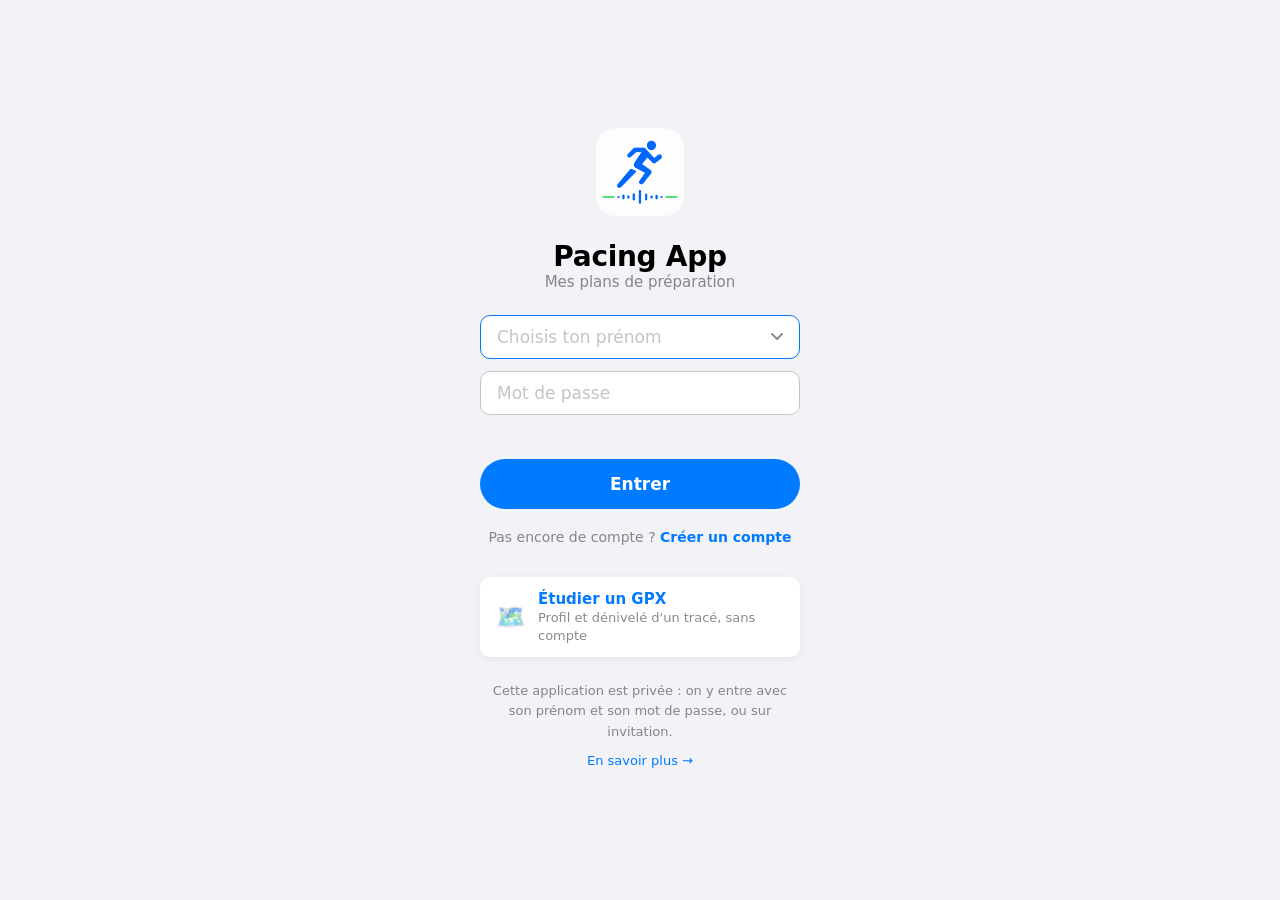
<file: index.html>
<!-- Pacing App — Auteur : Aurélien Moote - Moo - 2026 — Licence MIT -->
<!DOCTYPE html>
<html lang="fr">
<head>
  <meta charset="UTF-8">
  <meta name="viewport" content="width=device-width, initial-scale=1.0, viewport-fit=cover">
  <meta name="mobile-web-app-capable" content="yes">
  <meta name="apple-mobile-web-app-capable" content="yes">
  <meta name="apple-mobile-web-app-status-bar-style" content="default">
  <meta name="apple-mobile-web-app-title" content="Pacing">
  <meta name="theme-color" content="#F2F2F7" media="(prefers-color-scheme: light)">
  <meta name="theme-color" content="#1C1C1E"  media="(prefers-color-scheme: dark)">
  <title>Pacing App</title>

  <link rel="icon" href="./favicon.png" type="image/png">
  <link rel="manifest" href="./manifest.webmanifest">
  <link rel="apple-touch-icon" href="./icons/apple-touch-icon.png">

  <link rel="stylesheet" href="./css/reset.css">
  <link rel="stylesheet" href="./css/tokens.css">
  <link rel="stylesheet" href="./css/components.css">
</head>
<body>
  <div id="shell">
    <aside id="sidebar"></aside>
    <div id="app"></div>
  </div>
  <div id="toast-container" class="toast-container" aria-live="polite"></div>

  <script type="module" src="./js/app.js"></script>

  <script>
    // Register service worker
    if ('serviceWorker' in navigator) {
      window.addEventListener('load', () => {
        navigator.serviceWorker.register('./service-worker.js').catch(() => {});
      });
    }
  </script>
</body>
</html>
</file>
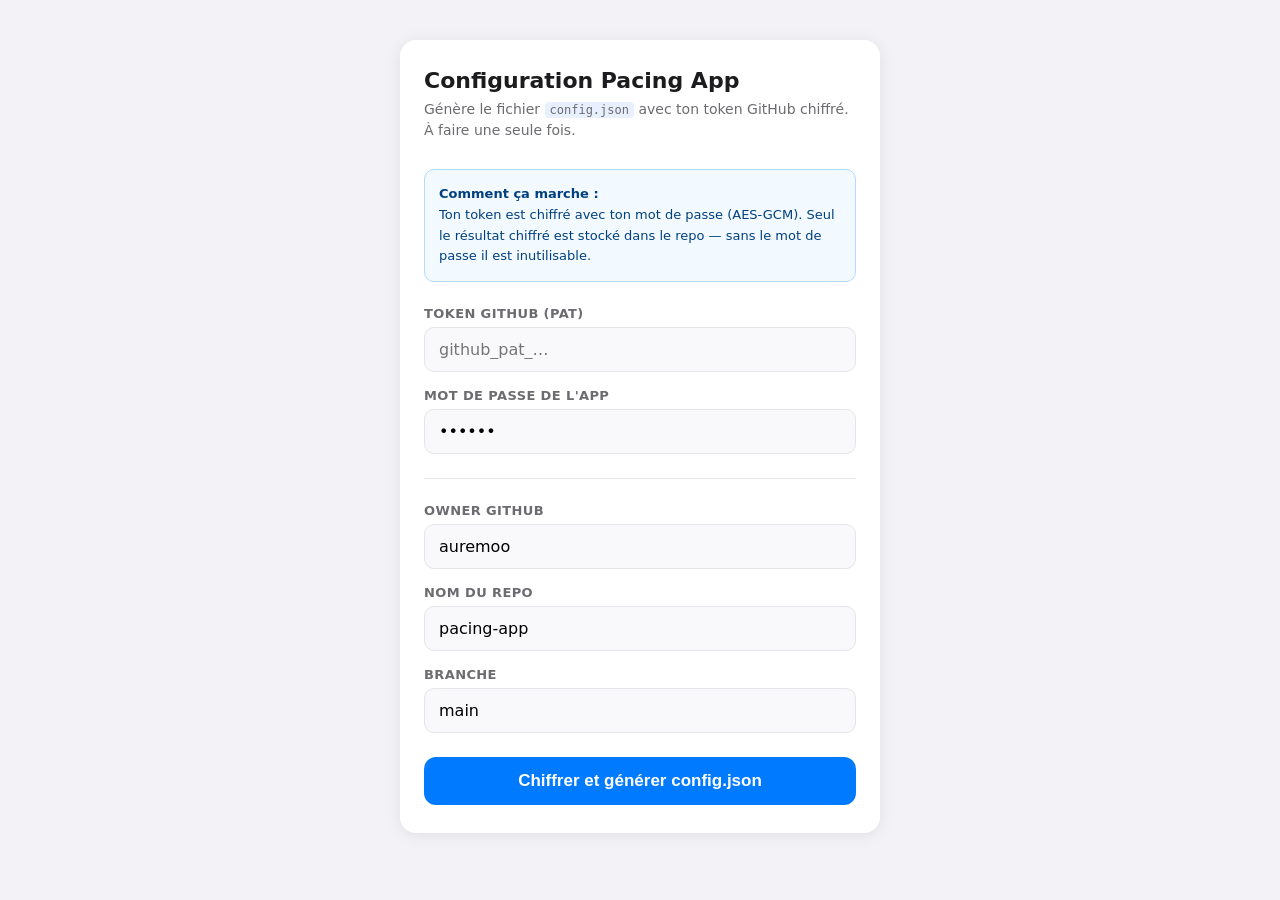
<file: setup.html>
<!DOCTYPE html>
<html lang="fr">
<head>
  <meta charset="UTF-8">
  <meta name="viewport" content="width=device-width, initial-scale=1.0">
  <title>Pacing App — Configuration</title>
  <style>
    *, *::before, *::after { box-sizing: border-box; margin: 0; padding: 0; }
    body {
      font-family: -apple-system, BlinkMacSystemFont, "SF Pro Text", system-ui, sans-serif;
      background: #F2F2F7;
      color: #1C1C1E;
      min-height: 100dvh;
      display: flex;
      align-items: flex-start;
      justify-content: center;
      padding: 40px 16px 60px;
    }
    .card {
      background: #fff;
      border-radius: 16px;
      padding: 28px 24px;
      width: 100%;
      max-width: 480px;
      box-shadow: 0 2px 16px rgba(0,0,0,0.08);
    }
    h1 { font-size: 22px; font-weight: 700; margin-bottom: 6px; }
    .subtitle { font-size: 14px; color: #6C6C70; margin-bottom: 28px; line-height: 1.5; }
    .form-group { margin-bottom: 16px; }
    label { display: block; font-size: 13px; font-weight: 600; color: #6C6C70; margin-bottom: 6px; text-transform: uppercase; letter-spacing: 0.03em; }
    input {
      width: 100%;
      padding: 12px 14px;
      border: 1.5px solid #E5E5EA;
      border-radius: 10px;
      font-size: 16px;
      font-family: inherit;
      background: #F9F9FB;
      outline: none;
      transition: border-color 0.15s;
    }
    input:focus { border-color: #007AFF; background: #fff; }
    .btn {
      width: 100%;
      padding: 14px;
      border: none;
      border-radius: 12px;
      font-size: 17px;
      font-weight: 600;
      cursor: pointer;
      margin-top: 8px;
      transition: opacity 0.15s;
    }
    .btn:active { opacity: 0.75; }
    .btn--primary { background: #007AFF; color: #fff; }
    .btn--secondary { background: #E5E5EA; color: #1C1C1E; }
    .result { margin-top: 28px; }
    .result h2 { font-size: 16px; font-weight: 600; margin-bottom: 10px; }
    .result p { font-size: 13px; color: #6C6C70; margin-bottom: 10px; line-height: 1.5; }
    textarea {
      width: 100%;
      height: 140px;
      padding: 12px;
      border: 1.5px solid #E5E5EA;
      border-radius: 10px;
      font-family: "SF Mono", "Fira Mono", monospace;
      font-size: 12px;
      background: #F9F9FB;
      resize: none;
      outline: none;
      color: #1C1C1E;
    }
    .success { color: #34C759; font-size: 14px; font-weight: 600; margin-top: 8px; display: none; }
    .divider { height: 1px; background: #E5E5EA; margin: 24px 0; }
    .info-box {
      background: #F2F9FF;
      border: 1.5px solid #B3D9FF;
      border-radius: 10px;
      padding: 14px;
      font-size: 13px;
      color: #004080;
      line-height: 1.6;
      margin-bottom: 24px;
    }
    .info-box strong { font-weight: 600; }
    code { font-family: "SF Mono", monospace; background: #E8F0FF; padding: 1px 5px; border-radius: 4px; font-size: 12px; }
  </style>
</head>
<body>
  <div class="card">
    <h1>Configuration Pacing App</h1>
    <p class="subtitle">Génère le fichier <code>config.json</code> avec ton token GitHub chiffré. À faire une seule fois.</p>

    <div class="info-box">
      <strong>Comment ça marche :</strong><br>
      Ton token est chiffré avec ton mot de passe (AES-GCM). Seul le résultat chiffré est stocké dans le repo — sans le mot de passe il est inutilisable.
    </div>

    <form id="setup-form">
      <div class="form-group">
        <label>Token GitHub (PAT)</label>
        <input type="password" id="pat" placeholder="github_pat_…" autocomplete="off" spellcheck="false" />
      </div>
      <div class="form-group">
        <label>Mot de passe de l'app</label>
        <input type="password" id="pwd" value="171225" autocomplete="off" />
      </div>
      <div class="divider"></div>
      <div class="form-group">
        <label>Owner GitHub</label>
        <input type="text" id="owner" value="auremoo" autocomplete="off" spellcheck="false" />
      </div>
      <div class="form-group">
        <label>Nom du repo</label>
        <input type="text" id="repo" value="pacing-app" autocomplete="off" spellcheck="false" />
      </div>
      <div class="form-group">
        <label>Branche</label>
        <input type="text" id="branch" value="main" autocomplete="off" />
      </div>
      <button type="submit" class="btn btn--primary" id="submit-btn">Chiffrer et générer config.json</button>
    </form>

    <div class="result" id="result" style="display:none">
      <h2>Contenu de <code>config.json</code></h2>
      <p>Copie ce contenu dans le fichier <code>config.json</code> à la racine du repo, puis pousse sur GitHub.</p>
      <textarea id="output" readonly></textarea>
      <button class="btn btn--secondary" id="copy-btn" style="margin-top:12px">Copier dans le presse-papiers</button>
      <div class="success" id="copied-msg">✓ Copié !</div>
    </div>
  </div>

  <script>
    // Crypto — same implementation as js/utils/crypto.js
    const SALT = new TextEncoder().encode('pacing-app-v1');
    const ITERATIONS = 100_000;

    async function deriveKey(password) {
      const keyMaterial = await crypto.subtle.importKey(
        'raw', new TextEncoder().encode(password), 'PBKDF2', false, ['deriveKey']
      );
      return crypto.subtle.deriveKey(
        { name: 'PBKDF2', salt: SALT, iterations: ITERATIONS, hash: 'SHA-256' },
        keyMaterial,
        { name: 'AES-GCM', length: 256 },
        false,
        ['encrypt', 'decrypt']
      );
    }

    async function encryptToken(token, password) {
      const key = await deriveKey(password);
      const iv = crypto.getRandomValues(new Uint8Array(12));
      const ciphertext = await crypto.subtle.encrypt(
        { name: 'AES-GCM', iv },
        key,
        new TextEncoder().encode(token)
      );
      const combined = new Uint8Array(12 + ciphertext.byteLength);
      combined.set(iv);
      combined.set(new Uint8Array(ciphertext), 12);
      return btoa(String.fromCharCode(...combined));
    }

    document.getElementById('setup-form').addEventListener('submit', async (e) => {
      e.preventDefault();
      const pat    = document.getElementById('pat').value.trim();
      const pwd    = document.getElementById('pwd').value.trim();
      const owner  = document.getElementById('owner').value.trim();
      const repo   = document.getElementById('repo').value.trim();
      const branch = document.getElementById('branch').value.trim() || 'main';

      if (!pat || !pwd || !owner || !repo) {
        alert('Remplis tous les champs.');
        return;
      }

      const btn = document.getElementById('submit-btn');
      btn.textContent = 'Chiffrement…';
      btn.disabled = true;

      try {
        const encryptedToken = await encryptToken(pat, pwd);
        const config = { owner, repo, branch, encryptedToken };
        document.getElementById('output').value = JSON.stringify(config, null, 2);
        document.getElementById('result').style.display = 'block';
        document.getElementById('result').scrollIntoView({ behavior: 'smooth' });
      } catch (err) {
        alert('Erreur : ' + err.message);
      } finally {
        btn.textContent = 'Chiffrer et générer config.json';
        btn.disabled = false;
      }
    });

    document.getElementById('copy-btn').addEventListener('click', async () => {
      const text = document.getElementById('output').value;
      await navigator.clipboard.writeText(text);
      const msg = document.getElementById('copied-msg');
      msg.style.display = 'block';
      setTimeout(() => { msg.style.display = 'none'; }, 2000);
    });
  </script>
</body>
</html>
</file>
<file: css/tokens.css>
:root {
  /* iOS System Colors */
  --ios-blue: #007AFF;
  --ios-blue-tint: rgba(0, 122, 255, 0.12);
  --ios-green: #34C759;
  --ios-red: #FF3B30;
  --ios-orange: #FF9500;
  --ios-yellow: #FFCC00;
  --ios-purple: #AF52DE;
  --ios-indigo: #5856D6;
  --ios-teal: #30B0C7;
  --ios-pink: #FF2D55;

  /* Phase colors */
  --phase-gray: #8E8E93;
  --phase-blue: #007AFF;
  --phase-indigo: #5856D6;
  --phase-orange: #FF9500;
  --phase-red: #FF3B30;
  --phase-green: #34C759;

  /* Session type colors */
  --type-rest: #8E8E93;
  --type-easy: #34C759;
  --type-long: #007AFF;
  --type-intervals: #AF52DE;
  --type-tempo: #FF9500;
  --type-hills: #FF6B35;
  --type-race: #FF3B30;
  --type-strength: #5856D6;
  --type-cross: #30B0C7;
  /* Salle */
  --type-gym: #8E44AD;
  --type-cardio: #E8436E;
  --type-hiit: #C0392B;
  --type-mobility: #16A085;
  --type-class: #D35400;
  /* Activités concrètes (remplacements sur le plan général uniquement) */
  --type-bike: #FF2D55;
  --type-badminton: #D99A00;
  --type-swim: #1C5DCC;
  --type-hike: #A2845E;
  --type-other: #48484A;

  /* Grays */
  --gray-1: #8E8E93;
  --gray-2: #AEAEB2;
  --gray-3: #C7C7CC;
  --gray-4: #D1D1D6;
  --gray-5: #E5E5EA;
  --gray-6: #F2F2F7;

  /* Backgrounds */
  --bg-primary: #FFFFFF;
  --bg-grouped: #F2F2F7;
  --bg-elevated: #FFFFFF;
  --bg-card: #FFFFFF;
  --bg-blur: rgba(242, 242, 247, 0.88);

  /* Text */
  --text-primary: #000000;
  --text-secondary: rgba(60, 60, 67, 0.6);
  --text-tertiary: rgba(60, 60, 67, 0.3);
  --text-link: #007AFF;
  --text-on-color: #FFFFFF;

  /* Separator */
  --separator: rgba(60, 60, 67, 0.12);
  --separator-opaque: #C6C6C8;

  /* Spacing */
  --space-1: 4px;
  --space-2: 8px;
  --space-3: 12px;
  --space-4: 16px;
  --space-5: 20px;
  --space-6: 24px;
  --space-8: 32px;
  --space-10: 40px;

  /* Border radius */
  --radius-sm: 8px;
  --radius-md: 10px;
  --radius-lg: 14px;
  --radius-xl: 20px;
  --radius-full: 9999px;

  /* Typography */
  --font: -apple-system, BlinkMacSystemFont, "SF Pro Text", "SF Pro Display", system-ui, sans-serif;

  /* Nav & chrome */
  --nav-height: 44px;
  --tab-bar-height: 49px;
  --safe-top: env(safe-area-inset-top, 0px);
  --safe-bottom: env(safe-area-inset-bottom, 0px);

  /* Shadows */
  --shadow-sm: 0 1px 3px rgba(0, 0, 0, 0.08);
  --shadow-md: 0 4px 16px rgba(0, 0, 0, 0.10);
  --shadow-card: 0 2px 8px rgba(0, 0, 0, 0.06);

  /* Transitions */
  --ease-ios: cubic-bezier(0.25, 0.46, 0.45, 0.94);
  --duration-fast: 180ms;
  --duration-normal: 260ms;
}

@media (prefers-color-scheme: dark) {
  :root {
    --bg-primary: #000000;
    --bg-grouped: #1C1C1E;
    --bg-elevated: #1C1C1E;
    --bg-card: #2C2C2E;
    --bg-blur: rgba(28, 28, 30, 0.88);
    --text-primary: #FFFFFF;
    --text-secondary: rgba(235, 235, 245, 0.6);
    --text-tertiary: rgba(235, 235, 245, 0.3);
    --separator: rgba(84, 84, 88, 0.65);
    --separator-opaque: #38383A;
    --gray-4: #3A3A3C;
    --gray-5: #2C2C2E;
    --gray-6: #1C1C1E;
    --shadow-card: 0 2px 8px rgba(0, 0, 0, 0.4);
  }
}
</file>
<file: css/components.css>
/* ─── App Shell ───────────────────────────────────────────────── */

#app {
  min-height: 100vh;
  min-height: 100dvh;
  display: flex;
  flex-direction: column;
}

.view {
  flex: 1;
  overflow-y: auto;
  -webkit-overflow-scrolling: touch;
}

/* ─── Navigation Bar ───────────────────────────────────────────── */

.nav-bar {
  position: sticky;
  top: 0;
  z-index: 100;
  display: flex;
  align-items: center;
  justify-content: space-between;
  height: calc(var(--nav-height) + var(--safe-top));
  padding-top: var(--safe-top);
  padding-left: var(--space-4);
  padding-right: var(--space-4);
  background: var(--bg-blur);
  backdrop-filter: blur(20px) saturate(180%);
  -webkit-backdrop-filter: blur(20px) saturate(180%);
  border-bottom: 0.5px solid var(--separator);
}

.nav-bar__title {
  font-size: 17px;
  font-weight: 600;
  letter-spacing: -0.4px;
  text-align: center;
  flex: 1;
  overflow: hidden;
  text-overflow: ellipsis;
  white-space: nowrap;
}

.nav-bar__large-title {
  font-size: 34px;
  font-weight: 700;
  letter-spacing: -0.5px;
  padding: var(--space-2) var(--space-4) var(--space-4);
}

.nav-btn {
  display: flex;
  align-items: center;
  gap: 4px;
  height: 44px;
  min-width: 44px;
  padding: 0 var(--space-2);
  color: var(--ios-blue);
  font-size: 17px;
  cursor: pointer;
  border-radius: var(--radius-sm);
  transition: opacity var(--duration-fast);
  white-space: nowrap;
}

.nav-btn:active { opacity: 0.5; }

.nav-btn svg {
  width: 20px;
  height: 20px;
  flex-shrink: 0;
}

/* ─── Tab Bar ─────────────────────────────────────────────────── */

.tab-bar {
  display: flex;
  align-items: stretch;
  height: calc(var(--tab-bar-height) + var(--safe-bottom));
  padding-bottom: var(--safe-bottom);
  background: var(--bg-blur);
  backdrop-filter: blur(20px) saturate(180%);
  -webkit-backdrop-filter: blur(20px) saturate(180%);
  border-top: 0.5px solid var(--separator);
  position: sticky;
  bottom: 0;
  z-index: 100;
}

/* Menu du bas commun (Accueil/Courses/Entraînement/Réglages) — mobile
   uniquement, la sidebar joue ce rôle sur desktop (voir media query plus bas) */
.global-tab-bar {
  display: flex;
  align-items: stretch;
  height: calc(var(--tab-bar-height) + var(--safe-bottom));
  padding-bottom: var(--safe-bottom);
  background: var(--bg-blur);
  backdrop-filter: blur(20px) saturate(180%);
  -webkit-backdrop-filter: blur(20px) saturate(180%);
  border-top: 0.5px solid var(--separator);
  position: sticky;
  bottom: 0;
  z-index: 100;
}

.tab-item {
  flex: 1;
  display: flex;
  flex-direction: column;
  align-items: center;
  justify-content: center;
  gap: 2px;
  cursor: pointer;
  color: var(--gray-1);
  font-size: 10px;
  font-weight: 500;
  letter-spacing: 0.1px;
  padding-top: 6px;
  transition: color var(--duration-fast);
  min-height: 44px;
}

.tab-item svg {
  width: 24px;
  height: 24px;
}

.tab-item--active {
  color: var(--ios-blue);
}

/* ─── Scroll Content Area ─────────────────────────────────────── */

.scroll-view {
  overflow-y: auto;
  /* Rien ne doit défiler à l'horizontale : un élément trop large (champ date
     natif d'iOS) décalait sinon tout l'écran. */
  overflow-x: hidden;
  -webkit-overflow-scrolling: touch;
  flex: 1;
  padding-bottom: var(--space-8);
}

/* ─── Section Headers ─────────────────────────────────────────── */

.section-header {
  font-size: 13px;
  font-weight: 400;
  text-transform: uppercase;
  letter-spacing: 0.5px;
  color: var(--text-secondary);
  padding: var(--space-8) var(--space-4) var(--space-2);
}

/* ─── Cards / Grouped Lists ───────────────────────────────────── */

.card-group {
  margin: 0 var(--space-4) var(--space-4);
  background: var(--bg-card);
  border-radius: var(--radius-md);
  overflow: hidden;
  box-shadow: var(--shadow-card);
}

.card-group + .card-group {
  margin-top: 0;
}

.list-row {
  display: flex;
  align-items: center;
  min-height: 44px;
  padding: var(--space-3) var(--space-4);
  border-bottom: 0.5px solid var(--separator);
  cursor: pointer;
  transition: background var(--duration-fast);
  gap: var(--space-3);
  text-decoration: none;
  color: inherit;
}

.list-row:last-child { border-bottom: none; }
.list-row:active { background: var(--gray-5); }

.list-row__icon {
  width: 30px;
  height: 30px;
  border-radius: 7px;
  display: flex;
  align-items: center;
  justify-content: center;
  font-size: 16px;
  flex-shrink: 0;
}

.list-row__content {
  flex: 1;
  min-width: 0;
}

.list-row__title {
  font-size: 17px;
  font-weight: 400;
  overflow: hidden;
  text-overflow: ellipsis;
  white-space: nowrap;
}

.list-row__subtitle {
  font-size: 13px;
  color: var(--text-secondary);
  margin-top: 1px;
  overflow: hidden;
  text-overflow: ellipsis;
  white-space: nowrap;
}

.list-row__chevron {
  color: var(--gray-3);
  font-size: 12px;
  flex-shrink: 0;
}

.list-row__detail {
  font-size: 17px;
  color: var(--text-secondary);
  flex-shrink: 0;
}

/* ─── Buttons ─────────────────────────────────────────────────── */

.btn {
  display: inline-flex;
  align-items: center;
  justify-content: center;
  gap: var(--space-2);
  height: 50px;
  padding: 0 var(--space-6);
  border-radius: var(--radius-full);
  font-size: 17px;
  font-weight: 600;
  cursor: pointer;
  transition: opacity var(--duration-fast), transform var(--duration-fast) var(--ease-ios);
  white-space: nowrap;
}

.btn:active { opacity: 0.7; transform: scale(0.97); }

.btn--primary {
  background: var(--ios-blue);
  color: #fff;
}

.btn--secondary {
  background: var(--ios-blue-tint);
  color: var(--ios-blue);
}

.btn--danger {
  background: rgba(255, 59, 48, 0.12);
  color: var(--ios-red);
}

.btn--ghost {
  background: transparent;
  color: var(--ios-blue);
  height: 44px;
}

.btn--full { width: 100%; }

.btn--sm {
  height: 36px;
  font-size: 15px;
  padding: 0 var(--space-4);
}

/* ─── Form Elements ───────────────────────────────────────────── */

.input-field {
  display: block;
  width: 100%;
  height: 44px;
  padding: 0 var(--space-4);
  background: var(--bg-card);
  border-radius: var(--radius-md);
  font-size: 17px;
  color: var(--text-primary);
  border: 1.5px solid var(--separator-opaque);
  transition: border-color var(--duration-fast);
}

.input-field:focus {
  border-color: var(--ios-blue);
}

.input-field::placeholder { color: var(--text-tertiary); }

.textarea-field {
  display: block;
  width: 100%;
  min-height: 80px;
  padding: var(--space-3) var(--space-4);
  background: var(--bg-card);
  border-radius: var(--radius-md);
  font-size: 16px;
  color: var(--text-primary);
  border: 1.5px solid var(--separator-opaque);
  resize: none;
  line-height: 1.4;
  transition: border-color var(--duration-fast);
}

.textarea-field:focus { border-color: var(--ios-blue); }

/* ─── Checkbox iOS style ──────────────────────────────────────── */

.checkbox {
  display: flex;
  align-items: center;
  justify-content: center;
  width: 28px;
  height: 28px;
  border-radius: 50%;
  border: 2px solid var(--gray-3);
  flex-shrink: 0;
  cursor: pointer;
  transition: all var(--duration-fast) var(--ease-ios);
}

.checkbox--checked {
  background: var(--ios-blue);
  border-color: var(--ios-blue);
}

.checkbox--checked::after {
  content: '';
  width: 10px;
  height: 6px;
  border-left: 2px solid #fff;
  border-bottom: 2px solid #fff;
  transform: rotate(-45deg) translateY(-2px);
}

/* ─── Toast ───────────────────────────────────────────────────── */

.toast-container {
  position: fixed;
  top: calc(var(--safe-top) + var(--nav-height) + 8px);
  left: 50%;
  transform: translateX(-50%);
  z-index: 999;
  display: flex;
  flex-direction: column;
  gap: var(--space-2);
  pointer-events: none;
  width: min(calc(100vw - 32px), 320px);
}

.toast {
  display: flex;
  align-items: center;
  gap: var(--space-2);
  padding: var(--space-3) var(--space-4);
  background: rgba(40, 40, 44, 0.9);
  color: #fff;
  border-radius: var(--radius-full);
  font-size: 14px;
  font-weight: 500;
  backdrop-filter: blur(16px);
  -webkit-backdrop-filter: blur(16px);
  animation: toast-in var(--duration-normal) var(--ease-ios);
  pointer-events: auto;
}

.toast--error { background: rgba(255, 59, 48, 0.92); }
.toast--success { background: rgba(52, 199, 89, 0.92); }

@keyframes toast-in {
  from { opacity: 0; transform: translateY(-8px) scale(0.95); }
  to { opacity: 1; transform: translateY(0) scale(1); }
}

/* ─── Loading / Spinner ───────────────────────────────────────── */

.spinner {
  width: 32px;
  height: 32px;
  border: 3px solid var(--separator);
  border-top-color: var(--ios-blue);
  border-radius: 50%;
  animation: spin 0.8s linear infinite;
}

@keyframes spin { to { transform: rotate(360deg); } }

.loading-state {
  display: flex;
  flex-direction: column;
  align-items: center;
  justify-content: center;
  gap: var(--space-4);
  padding: var(--space-10);
  color: var(--text-secondary);
  font-size: 15px;
}

/* ─── Empty State ─────────────────────────────────────────────── */

.empty-state {
  display: flex;
  flex-direction: column;
  align-items: center;
  justify-content: center;
  padding: var(--space-10) var(--space-6);
  text-align: center;
  gap: var(--space-3);
}

.empty-state__icon {
  font-size: 48px;
  margin-bottom: var(--space-2);
}

.empty-state__title {
  font-size: 20px;
  font-weight: 600;
  color: var(--text-primary);
}

.empty-state__body {
  font-size: 15px;
  color: var(--text-secondary);
  max-width: 280px;
  line-height: 1.5;
}

/* ─── Lock Screen ─────────────────────────────────────────────── */

.lock-screen {
  min-height: 100dvh;
  display: flex;
  flex-direction: column;
  align-items: center;
  justify-content: center;
  padding: var(--space-8) var(--space-6);
  gap: var(--space-6);
  background: var(--bg-grouped);
}

.lock-screen__logo {
  width: 88px;
  height: 88px;
  object-fit: contain;
  border-radius: var(--radius-xl);
}

.lock-screen__title {
  font-size: 28px;
  font-weight: 700;
  letter-spacing: -0.3px;
  text-align: center;
}

.lock-screen__subtitle {
  font-size: 15px;
  color: var(--text-secondary);
  text-align: center;
}

.lock-screen__form {
  width: 100%;
  max-width: 320px;
  display: flex;
  flex-direction: column;
  gap: var(--space-3);
}

/* display:flex ci-dessus l'emporterait sur l'attribut hidden : les deux
   formulaires (connexion, inscription) s'afficheraient ensemble. */
.lock-screen__form[hidden] { display: none; }

.lock-screen__select {
  appearance: none;
  -webkit-appearance: none;
  padding-right: 40px;
  background-image: url("data:image/svg+xml,%3Csvg xmlns='http://www.w3.org/2000/svg' width='12' height='8' viewBox='0 0 12 8'%3E%3Cpath d='M1 1l5 5 5-5' fill='none' stroke='%238e8e93' stroke-width='2' stroke-linecap='round' stroke-linejoin='round'/%3E%3C/svg%3E");
  background-repeat: no-repeat;
  background-position: right 16px center;
}
.lock-screen__select:invalid,
.lock-screen__select option[disabled] { color: var(--text-tertiary); }

.lock-screen__switch {
  font-size: 14px;
  color: var(--text-secondary);
  padding: var(--space-2);
}
.lock-screen__switch strong { color: var(--ios-blue); font-weight: 600; }

.lock-screen__tool {
  display: flex;
  align-items: center;
  gap: var(--space-3);
  width: 100%;
  max-width: 320px;
  padding: var(--space-3) var(--space-4);
  background: var(--bg-card);
  border-radius: var(--radius-md);
  box-shadow: var(--shadow-card);
  text-align: left;
  font-size: 13px;
  line-height: 1.35;
  color: var(--text-secondary);
}
.lock-screen__tool strong { font-size: 15px; font-weight: 600; color: var(--ios-blue); }
.lock-screen__tool-icon { font-size: 24px; flex-shrink: 0; }

@media (min-width: 768px) {
  #shell.shell--guest { grid-template-columns: 1fr; }
  .shell--guest #sidebar { display: none; }
  .shell--guest .nav-bar { display: flex; }
}

.lock-screen__hint {
  font-size: 12px;
  color: var(--text-tertiary);
  text-align: center;
}

.lock-screen__error {
  font-size: 14px;
  color: var(--ios-red);
  text-align: center;
  min-height: 20px;
}

.lock-screen__footer {
  font-size: 13px;
  color: var(--text-secondary);
  text-align: center;
  line-height: 1.6;
  max-width: 300px;
}

.lock-screen__readme-link {
  display: block;
  margin-top: var(--space-2);
  color: var(--text-link);
  text-decoration: none;
  font-size: 13px;
}

/* ─── README modal ─────────────────────────────────────────────── */

.readme-modal {
  position: fixed;
  inset: 0;
  z-index: 300;
  display: flex;
  flex-direction: column;
  justify-content: flex-end;
}

.readme-modal[hidden] { display: none; }

.readme-modal__overlay {
  position: absolute;
  inset: 0;
  background: rgba(0, 0, 0, 0.4);
}

.readme-modal__panel {
  position: relative;
  width: 100%;
  max-height: 88dvh;
  background: var(--bg-primary);
  border-radius: var(--radius-xl) var(--radius-xl) 0 0;
  display: flex;
  flex-direction: column;
  overflow: hidden;
}

@media (min-width: 768px) {
  .readme-modal {
    align-items: center;
    justify-content: center;
  }
  .readme-modal__panel {
    border-radius: var(--radius-lg);
    max-width: 720px;
    max-height: 82dvh;
  }
}

.readme-modal__header {
  display: flex;
  align-items: center;
  justify-content: space-between;
  padding: var(--space-4) var(--space-4) var(--space-3);
  border-bottom: 0.5px solid var(--separator);
  flex-shrink: 0;
}

.readme-modal__title {
  font-size: 17px;
  font-weight: 600;
}

.readme-modal__close {
  width: 30px;
  height: 30px;
  border-radius: var(--radius-full);
  background: var(--gray-5);
  border: none;
  cursor: pointer;
  font-size: 13px;
  color: var(--text-secondary);
  display: flex;
  align-items: center;
  justify-content: center;
}

.readme-modal__body {
  flex: 1;
  overflow-y: auto;
  -webkit-overflow-scrolling: touch;
  padding: var(--space-4) var(--space-5) calc(var(--space-8) + var(--safe-bottom));
}

/* ─── Markdown body (README modal) ────────────────────────────── */

.markdown-body h1 { font-size: 22px; font-weight: 700; margin: var(--space-6) 0 var(--space-3); letter-spacing: -0.3px; }
.markdown-body h2 { font-size: 17px; font-weight: 600; margin: var(--space-5) 0 var(--space-2); }
.markdown-body h3 { font-size: 15px; font-weight: 600; margin: var(--space-4) 0 var(--space-1); }
.markdown-body p  { font-size: 15px; line-height: 1.55; margin: var(--space-2) 0; color: var(--text-primary); }
.markdown-body ul, .markdown-body ol { padding-left: var(--space-5); margin: var(--space-2) 0; }
.markdown-body li { font-size: 15px; line-height: 1.55; margin: 2px 0; }
.markdown-body code { font-family: "SF Mono", Menlo, monospace; font-size: 13px; background: var(--gray-6); padding: 1px 5px; border-radius: 4px; }
.markdown-body table { width: 100%; border-collapse: collapse; margin: var(--space-3) 0; font-size: 14px; }
.markdown-body th { text-align: left; font-weight: 600; padding: var(--space-2) var(--space-3); border-bottom: 1px solid var(--separator-opaque); }
.markdown-body td { padding: var(--space-2) var(--space-3); border-bottom: 0.5px solid var(--separator); }
.markdown-body strong { font-weight: 600; }
.markdown-body em { font-style: italic; }
.markdown-body h1:first-child { margin-top: 0; }
.markdown-body blockquote { border-left: 3px solid var(--ios-blue); padding-left: var(--space-3); margin: var(--space-3) 0; color: var(--text-secondary); font-style: italic; }
.markdown-body hr { border: none; border-top: 0.5px solid var(--separator-opaque); margin: var(--space-5) 0; }
.markdown-body pre { background: var(--gray-6); border-radius: var(--radius-sm); padding: var(--space-3) var(--space-4); margin: var(--space-3) 0; overflow-x: auto; }
.markdown-body pre code { background: none; padding: 0; font-size: 12px; line-height: 1.5; }
.markdown-body a { color: var(--text-link); text-decoration: none; }

/* ─── Dashboard ───────────────────────────────────────────────── */

.today-card {
  margin: var(--space-4);
  background: var(--ios-blue);
  border-radius: var(--radius-lg);
  padding: var(--space-4) var(--space-5);
  color: #fff;
  cursor: pointer;
  transition: opacity var(--duration-fast);
}

.today-card:active { opacity: 0.85; }

.today-card__label {
  font-size: 12px;
  font-weight: 600;
  text-transform: uppercase;
  letter-spacing: 0.8px;
  opacity: 0.8;
}

.today-card__event {
  font-size: 13px;
  opacity: 0.85;
  margin-top: 2px;
}

.today-card__title {
  font-size: 20px;
  font-weight: 700;
  margin-top: var(--space-2);
  letter-spacing: -0.3px;
}

.today-card__desc {
  font-size: 14px;
  opacity: 0.85;
  margin-top: var(--space-1);
  line-height: 1.4;
  display: -webkit-box;
  -webkit-line-clamp: 2;
  -webkit-box-orient: vertical;
  overflow: hidden;
}

.today-card--rest {
  background: var(--bg-card);
  color: var(--text-secondary);
}

/* ─── Event Card on Dashboard ─────────────────────────────────── */

.event-card {
  margin: 0 var(--space-4) var(--space-3);
  background: var(--bg-card);
  border-radius: var(--radius-lg);
  overflow: hidden;
  box-shadow: var(--shadow-card);
  cursor: pointer;
  transition: transform var(--duration-fast) var(--ease-ios);
}

.event-card:active { transform: scale(0.98); }

.event-card__header {
  padding: var(--space-4) var(--space-4) var(--space-3);
  display: flex;
  align-items: flex-start;
  justify-content: space-between;
  gap: var(--space-3);
}

.event-card__title {
  font-size: 17px;
  font-weight: 600;
  letter-spacing: -0.3px;
}

.event-card__subtitle {
  font-size: 13px;
  color: var(--text-secondary);
  margin-top: 2px;
}

.event-card__distance-badge {
  background: var(--gray-5);
  border-radius: var(--radius-full);
  padding: 3px var(--space-2);
  font-size: 12px;
  font-weight: 600;
  color: var(--text-secondary);
  white-space: nowrap;
  flex-shrink: 0;
}

.event-card__meta {
  display: flex;
  gap: var(--space-4);
  padding: 0 var(--space-4) var(--space-3);
}

.event-card__meta-item {
  display: flex;
  flex-direction: column;
  gap: 2px;
}

.event-card__meta-label {
  font-size: 11px;
  text-transform: uppercase;
  letter-spacing: 0.5px;
  color: var(--text-secondary);
}

.event-card__meta-value {
  font-size: 15px;
  font-weight: 600;
}

.event-card__progress-bar {
  height: 4px;
  background: var(--gray-5);
}

.event-card__progress-fill {
  height: 100%;
  background: var(--ios-green);
  transition: width 0.4s var(--ease-ios);
  border-radius: 0 2px 2px 0;
}

.event-card--past .event-card__title { color: var(--text-secondary); }

/* ─── Event Detail Header ─────────────────────────────────────── */

.event-header {
  background: var(--bg-card);
  margin: var(--space-4) var(--space-4) 0;
  border-radius: var(--radius-lg);
  padding: var(--space-4);
  box-shadow: var(--shadow-card);
}

.event-header__title {
  font-size: 22px;
  font-weight: 700;
  letter-spacing: -0.4px;
}

.event-header__subtitle {
  font-size: 14px;
  color: var(--text-secondary);
  margin-top: 2px;
}

.event-header__stats {
  display: flex;
  gap: var(--space-4);
  margin-top: var(--space-3);
  flex-wrap: wrap;
}

.event-header__stat {
  display: flex;
  flex-direction: column;
  gap: 2px;
}

.event-header__stat-label {
  font-size: 11px;
  text-transform: uppercase;
  letter-spacing: 0.5px;
  color: var(--text-secondary);
}

.event-header__stat-value {
  font-size: 17px;
  font-weight: 600;
}

.event-header__progress {
  margin-top: var(--space-4);
}

.progress-bar {
  height: 6px;
  background: var(--gray-5);
  border-radius: 3px;
  overflow: hidden;
}

.progress-fill {
  height: 100%;
  background: var(--ios-green);
  border-radius: 3px;
  transition: width 0.4s var(--ease-ios);
}

.progress-label {
  display: flex;
  justify-content: space-between;
  margin-top: var(--space-1);
  font-size: 12px;
  color: var(--text-secondary);
}

/* ─── Phase Pills ─────────────────────────────────────────────── */

.phase-pills-scroll {
  overflow-x: auto;
  -webkit-overflow-scrolling: touch;
  padding: var(--space-4) var(--space-4) var(--space-2);
  display: flex;
  gap: var(--space-2);
  scrollbar-width: none;
}

.phase-pills-scroll::-webkit-scrollbar { display: none; }

.phase-pill {
  display: flex;
  align-items: center;
  gap: 6px;
  padding: 6px var(--space-3);
  border-radius: var(--radius-full);
  font-size: 13px;
  font-weight: 600;
  white-space: nowrap;
  cursor: pointer;
  transition: opacity var(--duration-fast);
  border: 1.5px solid transparent;
  background: var(--bg-card);
}

.phase-pill:active { opacity: 0.7; }

.phase-pill__dot {
  width: 8px;
  height: 8px;
  border-radius: 50%;
  flex-shrink: 0;
}

.phase-pill--gray { color: var(--phase-gray); border-color: var(--phase-gray); }
.phase-pill--blue { color: var(--phase-blue); border-color: var(--phase-blue); }
.phase-pill--indigo { color: var(--phase-indigo); border-color: var(--phase-indigo); }
.phase-pill--orange { color: var(--phase-orange); border-color: var(--phase-orange); }
.phase-pill--red { color: var(--phase-red); border-color: var(--phase-red); }
.phase-pill--green { color: var(--phase-green); border-color: var(--phase-green); }

.phase-pill--gray .phase-pill__dot { background: var(--phase-gray); }
.phase-pill--blue .phase-pill__dot { background: var(--phase-blue); }
.phase-pill--indigo .phase-pill__dot { background: var(--phase-indigo); }
.phase-pill--orange .phase-pill__dot { background: var(--phase-orange); }
.phase-pill--red .phase-pill__dot { background: var(--phase-red); }
.phase-pill--green .phase-pill__dot { background: var(--phase-green); }

.phase-pill--active {
  font-weight: 700;
  border-width: 2.5px;
  box-shadow: 0 2px 6px rgba(0,0,0,0.12);
}

/* Estomper les pills non actifs quand un filtre est sélectionné */
#phase-pills[data-filter-active] .phase-pill:not(.phase-pill--active) {
  opacity: 0.35;
}

/* ─── Week Cards ──────────────────────────────────────────────── */

.week-card {
  margin: 0 var(--space-4) var(--space-3);
  background: var(--bg-card);
  border-radius: var(--radius-md);
  overflow: hidden;
  box-shadow: var(--shadow-card);
}

.week-card__header {
  display: flex;
  align-items: center;
  padding: var(--space-3) var(--space-4);
  cursor: pointer;
  gap: var(--space-3);
  min-height: 56px;
  transition: background var(--duration-fast);
}

.week-card__header:active { background: var(--gray-5); }

.week-card--current .week-card__header {
  background: rgba(0, 122, 255, 0.06);
}

.week-card__phase-dot {
  width: 10px;
  height: 10px;
  border-radius: 50%;
  flex-shrink: 0;
}

.week-card__info {
  flex: 1;
  min-width: 0;
}

.week-card__title {
  display: flex;
  align-items: center;
  gap: var(--space-2);
  font-size: 15px;
  font-weight: 600;
}

.week-card__badge {
  font-size: 11px;
  font-weight: 700;
  padding: 2px 6px;
  border-radius: 4px;
  letter-spacing: 0.3px;
}

.week-card__badge--decharge {
  background: rgba(0, 122, 255, 0.12);
  color: var(--ios-blue);
}

.week-card__badge--current {
  background: var(--ios-orange);
  color: #fff;
}

.week-card__badge--race {
  background: var(--ios-red);
  color: #fff;
}

.week-card__badge--paused {
  background: var(--gray-3);
  color: #fff;
}

.week-card--paused .week-card__sessions {
  opacity: 0.5;
}

.week-card--paused .session-item__actions,
.week-card--paused .week-swapbtn {
  pointer-events: none;
  opacity: 0.5;
}

.week-card__dates {
  font-size: 12px;
  color: var(--text-secondary);
  margin-top: 2px;
}

.week-card__right {
  display: flex;
  align-items: center;
  gap: var(--space-3);
}

.week-card__completion {
  font-size: 12px;
  font-weight: 600;
  color: var(--text-secondary);
}

.week-card__completion--done { color: var(--ios-green); }

.week-card__chevron {
  color: var(--gray-3);
  font-size: 13px;
  transition: transform var(--duration-fast) var(--ease-ios);
}

.week-card--open .week-card__chevron { transform: rotate(90deg); }

.week-card__sessions {
  border-top: 0.5px solid var(--separator);
  display: none;
}

.week-card--open .week-card__sessions { display: block; }

/* ─── Session Item ────────────────────────────────────────────── */

.session-item {
  display: flex;
  align-items: center;
  gap: var(--space-3);
  padding: var(--space-3) var(--space-4);
  border-bottom: 0.5px solid var(--separator);
  min-height: 60px;
  cursor: pointer;
  transition: background var(--duration-fast);
}

.session-item:last-child { border-bottom: none; }
.session-item:active { background: var(--gray-5); }

.session-item--completed .session-item__title {
  text-decoration: line-through;
  color: var(--text-secondary);
}

.session-item--skipped {
  opacity: 0.6;
}
.session-item--skipped .session-item__title {
  text-decoration: line-through;
  color: var(--ios-orange);
}

/* Actions group (déplacer + fait + manquée) */
.session-item__actions {
  display: flex;
  align-items: center;
  gap: var(--space-2);
  flex-shrink: 0;
}

/* Skip button — X mark */
.skipbox {
  display: flex;
  align-items: center;
  justify-content: center;
  width: 28px;
  height: 28px;
  border-radius: 50%;
  border: 2px solid var(--gray-3);
  flex-shrink: 0;
  cursor: pointer;
  transition: all var(--duration-fast) var(--ease-ios);
  opacity: 0.45;
}
.session-item:hover .skipbox,
.session-item:active .skipbox { opacity: 1; }
.skipbox--skipped {
  background: var(--ios-orange);
  border-color: var(--ios-orange);
  opacity: 1;
}
.skipbox--skipped::after {
  content: '✕';
  font-size: 11px;
  font-weight: 700;
  color: #fff;
  line-height: 1;
}

.session-item__type-badge {
  width: 36px;
  height: 36px;
  border-radius: 9px;
  display: flex;
  align-items: center;
  justify-content: center;
  font-size: 9px;
  font-weight: 800;
  letter-spacing: -0.2px;
  flex-shrink: 0;
  color: #fff;
}

.session-item__content {
  flex: 1;
  min-width: 0;
}

.session-item__title {
  font-size: 15px;
  font-weight: 500;
  overflow: hidden;
  text-overflow: ellipsis;
  white-space: nowrap;
}

.session-item__meta {
  font-size: 12px;
  color: var(--text-secondary);
  margin-top: 2px;
}

/* Session type badge colors */
.type-rest { background: var(--type-rest); }
.type-easy { background: var(--type-easy); }
.type-long { background: var(--type-long); }
.type-intervals { background: var(--type-intervals); }
.type-tempo { background: var(--type-tempo); }
.type-hills { background: var(--type-hills); }
.type-race { background: var(--type-race); }
.type-strength { background: var(--type-strength); }
.type-cross { background: var(--type-cross); }
.type-gym { background: var(--type-gym); }
.type-cardio { background: var(--type-cardio); }
.type-hiit { background: var(--type-hiit); }
.type-mobility { background: var(--type-mobility); }
.type-class { background: var(--type-class); }
.type-bike { background: var(--type-bike); }
.type-badminton { background: var(--type-badminton); }
.type-swim { background: var(--type-swim); }
.type-hike { background: var(--type-hike); }
.type-other { background: var(--type-other); }

/* ─── Session Detail View ─────────────────────────────────────── */

/* Activité changée sur une journée du plan général */
.session-detail__planned {
  margin-top: var(--space-3);
  padding: var(--space-3);
  border-radius: var(--radius-md, 10px);
  background: var(--fill-secondary, rgba(120,120,128,0.12));
  color: var(--text-secondary);
}
.session-detail__planned[hidden],
.session-detail__description[hidden] { display: none; }
.session-detail__planned-label {
  font-size: 11px;
  font-weight: 600;
  text-transform: uppercase;
  letter-spacing: 0.3px;
  color: var(--text-tertiary);
}
.session-detail__planned-title {
  font-size: 15px;
  font-weight: 600;
  margin-top: 2px;
}
.session-detail__planned-desc {
  font-size: 14px;
  line-height: 1.45;
  margin-top: 4px;
}

.type-picker {
  padding: 0 var(--space-4);
  display: flex;
  flex-direction: column;
  gap: var(--space-2);
}
.type-picker__hint {
  font-size: 13px;
  color: var(--text-secondary);
}
.type-picker__group {
  display: flex;
  flex-wrap: wrap;
  gap: var(--space-2);
}
.type-chip {
  display: inline-flex;
  align-items: center;
  gap: 6px;
  padding: 4px 10px 4px 4px;
  border-radius: 999px;
  background: var(--bg-card);
  border: 1.5px solid var(--separator);
  color: var(--text-primary);
  font-size: 13px;
  cursor: pointer;
}
.type-chip:active { opacity: 0.6; }
.type-chip--active {
  border-color: var(--ios-blue);
  box-shadow: 0 0 0 1px var(--ios-blue);
  font-weight: 600;
}
.type-chip__badge {
  min-width: 28px;
  height: 22px;
  padding: 0 4px;
  border-radius: 999px;
  display: inline-flex;
  align-items: center;
  justify-content: center;
  font-size: 8px;
  font-weight: 800;
  color: #fff;
}

.session-detail {
  padding: var(--space-4);
}

.session-detail__header {
  background: var(--bg-card);
  border-radius: var(--radius-lg);
  padding: var(--space-4);
  margin-bottom: var(--space-4);
  box-shadow: var(--shadow-card);
}

.session-detail__type-row {
  display: flex;
  align-items: center;
  gap: var(--space-3);
  margin-bottom: var(--space-3);
}

.session-detail__type-badge {
  width: 44px;
  height: 44px;
  border-radius: 11px;
  display: flex;
  align-items: center;
  justify-content: center;
  font-size: 11px;
  font-weight: 800;
  letter-spacing: -0.1px;
  color: #fff;
  flex-shrink: 0;
}

.session-detail__type-label {
  font-size: 13px;
  font-weight: 600;
  color: var(--text-secondary);
  text-transform: uppercase;
  letter-spacing: 0.5px;
}

.session-detail__title {
  font-size: 22px;
  font-weight: 700;
  letter-spacing: -0.3px;
}

.session-detail__date {
  font-size: 14px;
  color: var(--text-secondary);
  margin-top: 4px;
}

.session-detail__description {
  margin-top: var(--space-4);
  font-size: 15px;
  line-height: 1.6;
  color: var(--text-primary);
}

.session-detail__description p { margin-bottom: var(--space-2); }
.session-detail__description strong { font-weight: 700; }

.session-detail__check-btn {
  width: 100%;
  height: 56px;
  font-size: 17px;
}

.session-detail__check-btn--done {
  background: rgba(52, 199, 89, 0.15);
  color: var(--ios-green);
}

.session-detail__note-label {
  font-size: 13px;
  color: var(--text-secondary);
  text-transform: uppercase;
  letter-spacing: 0.5px;
  margin-bottom: var(--space-2);
}

.session-detail__sync-status {
  font-size: 12px;
  color: var(--text-secondary);
  text-align: right;
  margin-top: var(--space-1);
  min-height: 16px;
}

/* ─── Infos View ──────────────────────────────────────────────── */

.infos-tabs {
  display: flex;
  overflow-x: auto;
  scrollbar-width: none;
  padding: var(--space-3) var(--space-4);
  gap: var(--space-2);
  -webkit-overflow-scrolling: touch;
}

.infos-tabs::-webkit-scrollbar { display: none; }

.infos-tab {
  padding: 6px var(--space-3);
  border-radius: var(--radius-full);
  font-size: 14px;
  font-weight: 500;
  white-space: nowrap;
  cursor: pointer;
  background: var(--gray-5);
  color: var(--text-secondary);
  transition: all var(--duration-fast);
}

.infos-tab--active {
  background: var(--ios-blue);
  color: #fff;
}

.infos-content {
  padding: var(--space-4);
  font-size: 15px;
  line-height: 1.7;
  color: var(--text-primary);
}

.infos-content h2, .infos-content h3 {
  font-size: 17px;
  font-weight: 600;
  margin: var(--space-5) 0 var(--space-2);
  letter-spacing: -0.2px;
}

.infos-content h2:first-child, .infos-content h3:first-child {
  margin-top: 0;
}

.infos-content p { margin-bottom: var(--space-3); }
.infos-content strong { font-weight: 700; }
.infos-content em { font-style: italic; }

.infos-content ul, .infos-content ol {
  padding-left: var(--space-5);
  margin-bottom: var(--space-3);
}

.infos-content ul li { list-style: disc; margin-bottom: var(--space-1); }
.infos-content ol li { list-style: decimal; margin-bottom: var(--space-1); }

.infos-content table {
  font-size: 13px;
  margin-bottom: var(--space-3);
  border-radius: var(--radius-md);
  overflow: hidden;
  box-shadow: var(--shadow-card);
}

.infos-content th {
  background: var(--gray-5);
  padding: var(--space-2) var(--space-3);
  text-align: left;
  font-weight: 600;
  font-size: 12px;
  text-transform: uppercase;
  letter-spacing: 0.3px;
  color: var(--text-secondary);
}

.infos-content td {
  padding: var(--space-2) var(--space-3);
  border-top: 0.5px solid var(--separator);
  vertical-align: top;
}

.infos-content tr:first-child td { border-top: none; }

/* ─── Paces Table ─────────────────────────────────────────────── */

.paces-section {
  margin-bottom: var(--space-6);
}

.paces-section__title {
  font-size: 13px;
  font-weight: 600;
  text-transform: uppercase;
  letter-spacing: 0.5px;
  color: var(--text-secondary);
  margin-bottom: var(--space-2);
}

.pace-row {
  display: flex;
  align-items: center;
  justify-content: space-between;
  padding: var(--space-3) var(--space-4);
  background: var(--bg-card);
  border-bottom: 0.5px solid var(--separator);
  gap: var(--space-4);
}

.pace-row:first-child { border-radius: var(--radius-md) var(--radius-md) 0 0; }
.pace-row:last-child {
  border-bottom: none;
  border-radius: 0 0 var(--radius-md) var(--radius-md);
}

.pace-row__label { font-size: 15px; color: var(--text-primary); flex: 1; }
.pace-row__value { font-size: 15px; font-weight: 600; color: var(--ios-blue); white-space: nowrap; }

/* ─── Course View ─────────────────────────────────────────────── */

.elevation-chart-container {
  margin: var(--space-4);
  background: var(--bg-card);
  border-radius: var(--radius-lg);
  overflow: hidden;
  box-shadow: var(--shadow-card);
}

.elevation-chart-container svg {
  display: block;
  width: 100%;
}

/* ─── Profil altimétrique en plein écran ──────────────────────── */

.gpx-modal {
  position: fixed;
  inset: 0;
  z-index: 200;
  background: var(--bg-primary);
  display: flex;
  align-items: center;
  justify-content: center;
  overflow: hidden;
}

.gpx-modal__stage {
  display: flex;
  flex-direction: column;
  gap: var(--space-2);
  justify-content: center;
  width: 100%;
  height: 100%;
  max-width: 1100px;
  padding: var(--space-4);
}

/* Téléphone tenu à la verticale : on pivote la scène pour lire le profil dans
   la hauteur de l'écran. 100vh/100vw sont volontairement croisés.
   Le centrage est explicite : un absolu sans top/left retombe sur sa position
   statique, que Safari et Chromium ne placent pas au même endroit une fois la
   rotation appliquée — la scène sortait de l'écran sur iPhone. */
.gpx-modal__stage--rotated {
  position: absolute;
  top: 50%;
  left: 50%;
  width: 100vh;
  height: 100vw;
  width: 100dvh;
  height: 100dvw;
  max-width: none;
  transform: translate(-50%, -50%) rotate(90deg);
  /* Une fois pivotée, les safe areas iOS (encoche, barre de gestes) tombent sur
     les côtés : on s'écarte de tous les bords plutôt que de deviner lequel. */
  padding: var(--space-5);
}

.gpx-modal__bar {
  display: flex;
  align-items: center;
  gap: var(--space-3);
  flex-shrink: 0;
}

.gpx-modal__close {
  width: 36px;
  height: 36px;
  flex-shrink: 0;
  border-radius: 50%;
  background: var(--bg-card);
  border: 0.5px solid var(--separator);
  display: flex;
  align-items: center;
  justify-content: center;
  color: var(--text-primary);
  cursor: pointer;
}
.gpx-modal__close:active { opacity: 0.6; }
.gpx-modal__close svg { width: 18px; height: 18px; }

.gpx-modal__title {
  font-size: 15px;
  font-weight: 600;
  color: var(--text-primary);
  white-space: nowrap;
  overflow: hidden;
  text-overflow: ellipsis;
}

.gpx-modal__stats {
  margin-left: auto;
  font-size: 13px;
  font-weight: 600;
  color: var(--text-primary);
  white-space: nowrap;
  flex-shrink: 0;
}

/* Le graphique prend la place restante, sans jamais pousser la barre du haut
   ni la ligne de lecture hors de l'écran : c'est la hauteur disponible qui
   commande, pas le ratio du viewBox. */
.gpx-modal__chart {
  flex: 1;
  min-height: 0;
  display: flex;
  flex-direction: column;
  background: var(--bg-card);
  border-radius: var(--radius-lg);
  overflow: hidden;
  box-shadow: var(--shadow-card);
}
.gpx-modal__chart svg {
  display: block;
  min-height: 0;
  width: 100%;
  height: auto;
  max-height: 100%;
}
.gpx-modal__chart .elevation-readout { flex-shrink: 0; }

/* La vignette annonce qu'elle s'ouvre en grand. */
.elevation-chart-container { cursor: zoom-in; }

/* Ligne de lecture du profil : sous le graphique, jamais par-dessus, pour que
   ni la bulle ni le doigt ne masquent le tracé. */
.elevation-readout {
  display: flex;
  align-items: baseline;
  justify-content: space-around;
  gap: var(--space-2);
  padding: var(--space-2) var(--space-3);
  border-top: 0.5px solid var(--separator);
  font-size: 14px;
  font-weight: 600;
  color: var(--text-primary);
  min-height: 34px;
}
.elevation-readout__cell {
  display: flex;
  align-items: baseline;
  gap: 4px;
  white-space: nowrap;
}
.elevation-readout__label {
  font-size: 11px;
  font-weight: 500;
  color: var(--text-tertiary);
  text-transform: uppercase;
  letter-spacing: 0.3px;
}
.elevation-readout__hint {
  font-size: 13px;
  font-weight: 400;
  color: var(--text-tertiary);
}

.course-stats {
  display: grid;
  grid-template-columns: 1fr 1fr;
  gap: var(--space-3);
  margin: 0 var(--space-4) var(--space-4);
}

.course-stat {
  background: var(--bg-card);
  border-radius: var(--radius-md);
  padding: var(--space-3) var(--space-4);
  box-shadow: var(--shadow-card);
}

.course-stat__label {
  font-size: 11px;
  text-transform: uppercase;
  letter-spacing: 0.5px;
  color: var(--text-secondary);
}

.course-stat__value {
  font-size: 22px;
  font-weight: 700;
  letter-spacing: -0.3px;
  margin-top: 2px;
}

.course-import-area {
  margin: var(--space-4);
  border: 2px dashed var(--separator-opaque);
  border-radius: var(--radius-lg);
  padding: var(--space-8) var(--space-6);
  text-align: center;
  cursor: pointer;
  transition: border-color var(--duration-fast);
}

.course-import-area:hover { border-color: var(--ios-blue); }

/* ─── Préparation d'une course sans plan (event.js, new-event.js) ── */

.no-plan__note {
  margin: 0 var(--space-4) var(--space-3);
  font-size: 14px;
  line-height: 1.4;
  color: var(--ios-orange);
  text-align: center;
}
.no-plan__actions { display: flex; flex-direction: column; gap: var(--space-2); padding: 0 var(--space-4); max-width: 420px; margin: 0 auto; }

.prep-choice__row {
  display: flex;
  gap: var(--space-3);
  align-items: flex-start;
  padding: var(--space-3) var(--space-4);
  font-size: 13px;
  line-height: 1.4;
  color: var(--text-secondary);
  cursor: pointer;
}
.prep-choice__row + .prep-choice__row { border-top: 0.5px solid var(--separator); }
.prep-choice__row strong { display: block; font-size: 15px; font-weight: 600; color: var(--text-primary); }
.prep-choice__row input { width: 18px; height: 18px; margin-top: 2px; accent-color: var(--ios-blue); flex-shrink: 0; -webkit-appearance: auto; appearance: auto; }

/* ─── Documents d'une course (course-view.js) ─────────────────── */

.doc-row + .doc-row { border-top: 0.5px solid var(--separator); }
.doc-row .list-row { border-bottom: none; }
.doc-row__open {
  display: flex;
  align-items: center;
  gap: var(--space-3);
  flex: 1;
  min-width: 0;
  text-align: left;
  cursor: pointer;
}
.doc-row__thumb { width: 44px; height: 44px; object-fit: cover; border-radius: 6px; flex-shrink: 0; background: var(--gray-5); }
.photo-card__img { cursor: zoom-in; }

/* Visionneuse d'image zoomable (utils/image-viewer.js) */
.image-viewer {
  position: fixed;
  inset: 0;
  z-index: 1000;
  background: #000;
  display: flex;
  flex-direction: column;
  color: #fff;
}
.image-viewer__bar {
  display: flex;
  align-items: center;
  gap: var(--space-3);
  padding: calc(var(--safe-top) + var(--space-2)) var(--space-4) var(--space-2);
}
.image-viewer__title { flex: 1; min-width: 0; font-size: 15px; font-weight: 600; overflow: hidden; text-overflow: ellipsis; white-space: nowrap; }
.image-viewer__close {
  width: 36px; height: 36px; border-radius: 50%;
  background: rgba(255, 255, 255, 0.18); color: #fff; font-size: 16px; cursor: pointer; flex-shrink: 0;
}
.image-viewer__stage {
  flex: 1;
  min-height: 0;
  display: flex;
  align-items: center;
  justify-content: center;
  overflow: hidden;
  touch-action: none;
  cursor: zoom-in;
}
.image-viewer__img {
  max-width: 100%;
  max-height: 100%;
  object-fit: contain;
  user-select: none;
  -webkit-user-select: none;
  -webkit-touch-callout: none;
  will-change: transform;
}
.image-viewer__hint {
  text-align: center;
  font-size: 12px;
  color: rgba(255, 255, 255, 0.6);
  padding: var(--space-2) var(--space-4) calc(var(--safe-bottom) + var(--space-3));
}

.doc-row__delete {
  flex-shrink: 0;
  width: 32px;
  height: 32px;
  border-radius: 50%;
  color: var(--text-tertiary);
  font-size: 14px;
  cursor: pointer;
}
.doc-row__delete:active { background: var(--gray-5); }

/* Champs date sur iOS : sans valeur, un champ date « appearance: none » n'a
   plus de hauteur (impossible à toucher pour saisir la date de course), et sa
   largeur minimale native dépasse du formulaire, ce qui décalait la page et
   sortait la barre du haut de l'écran. */
input[type="date"] {
  min-height: 1.6em;
  min-width: 0;
  max-width: 100%;
  box-sizing: border-box;
}
input[type="date"]::-webkit-date-and-time-value { text-align: left; min-height: 1.4em; }
/* ─── Étudier un GPX (gpx-tool.js) ────────────────────────────── */

.gpx-tool__note {
  margin: var(--space-3) var(--space-4) var(--space-4);
  font-size: 13px;
  line-height: 1.4;
  color: var(--text-secondary);
}

.gpx-km-table {
  margin: 0 var(--space-4);
  background: var(--bg-card);
  border-radius: var(--radius-md);
  box-shadow: var(--shadow-card);
  overflow: hidden;
}

.gpx-km-table table { width: 100%; border-collapse: collapse; font-size: 14px; font-variant-numeric: tabular-nums; }
.gpx-km-table th {
  background: var(--gray-5);
  padding: var(--space-2);
  text-align: left;
  font-size: 11px;
  font-weight: 600;
  text-transform: uppercase;
  letter-spacing: 0.3px;
  color: var(--text-secondary);
}
.gpx-km-table td { padding: var(--space-2); border-top: 0.5px solid var(--separator); white-space: nowrap; }
.gpx-km-table th:first-child, .gpx-km-table td:first-child { padding-left: var(--space-3); font-weight: 600; }
.gpx-km-table__steep { color: var(--ios-orange); font-weight: 600; }

@media (min-width: 768px) {
  .gpx-tool { max-width: 600px; margin: 0 auto; }
  .gpx-tool .gpx-km-table { margin: 0; }
  .gpx-tool .course-stat__value { font-size: 19px; white-space: nowrap; }
}

/* ─── Versions View ───────────────────────────────────────────── */

.version-card {
  margin: 0 var(--space-4) var(--space-3);
  background: var(--bg-card);
  border-radius: var(--radius-md);
  padding: var(--space-4);
  box-shadow: var(--shadow-card);
  display: flex;
  align-items: center;
  gap: var(--space-3);
}

.version-card--active {
  border: 2px solid var(--ios-blue);
}

.version-card__badge {
  width: 40px;
  height: 40px;
  background: var(--ios-blue);
  border-radius: var(--radius-sm);
  display: flex;
  align-items: center;
  justify-content: center;
  color: #fff;
  font-weight: 700;
  font-size: 15px;
  flex-shrink: 0;
}

.version-card--archive .version-card__badge {
  background: var(--gray-4);
}

.version-card__info { flex: 1; }
.version-card__title { font-size: 15px; font-weight: 600; }
.version-card__date { font-size: 13px; color: var(--text-secondary); margin-top: 2px; }

.version-card__active-label {
  font-size: 12px;
  font-weight: 600;
  color: var(--ios-blue);
  background: var(--ios-blue-tint);
  padding: 3px var(--space-2);
  border-radius: var(--radius-full);
}

/* ─── Settings ────────────────────────────────────────────────── */

.settings-form {
  padding: 0 var(--space-4);
}

.form-group {
  margin-bottom: var(--space-4);
}

/* ─── Form fields (settings / new-event) ──────────────────────── */

.form-field {
  padding: var(--space-3) var(--space-4);
  border-bottom: 0.5px solid var(--separator);
}

.form-field:last-child { border-bottom: none; }

.form-label {
  display: block;
  font-size: 12px;
  font-weight: 600;
  text-transform: uppercase;
  letter-spacing: 0.4px;
  color: var(--text-secondary);
  margin-bottom: var(--space-1);
}

.form-input {
  display: block;
  width: 100%;
  /* 16px minimum : sous ce seuil, Safari iOS zoome automatiquement la page
     au focus d'un champ (et ne dézoome pas tout seul ensuite). */
  font-size: 16px;
  color: var(--text-primary);
  background: transparent;
  padding: 0;
  line-height: 1.4;
  -webkit-appearance: none;
  appearance: none;
}

.form-input::placeholder { color: var(--text-tertiary); }

.form-textarea {
  resize: none;
  min-height: 52px;
  line-height: 1.5;
}

select.form-input {
  cursor: pointer;
  padding-right: var(--space-5);
  background-image: url("data:image/svg+xml,%3Csvg xmlns='http://www.w3.org/2000/svg' width='12' height='8' viewBox='0 0 12 8'%3E%3Cpath d='M1 1l5 5 5-5' stroke='%238e8e93' stroke-width='1.5' fill='none' stroke-linecap='round'/%3E%3C/svg%3E");
  background-repeat: no-repeat;
  background-position: right 0 center;
}

.connection-status {
  display: flex;
  align-items: center;
  gap: var(--space-2);
  font-size: 14px;
  padding: var(--space-2) 0;
}

.connection-dot {
  width: 10px;
  height: 10px;
  border-radius: 50%;
}

.connection-dot--ok { background: var(--ios-green); }
.connection-dot--error { background: var(--ios-red); }
.connection-dot--pending { background: var(--ios-orange); }

/* ─── Markdown Content ────────────────────────────────────────── */

.md-body {
  font-size: 15px;
  line-height: 1.7;
  color: var(--text-primary);
}

.md-body h2 {
  font-size: 20px;
  font-weight: 700;
  letter-spacing: -0.3px;
  margin: var(--space-6) 0 var(--space-2);
  padding-top: var(--space-4);
  border-top: 0.5px solid var(--separator);
}

.md-body h3 {
  font-size: 17px;
  font-weight: 600;
  margin: var(--space-4) 0 var(--space-2);
}

.md-body p { margin-bottom: var(--space-3); }
.md-body strong { font-weight: 700; }
.md-body em { font-style: italic; color: var(--ios-orange); }

.md-body ul {
  padding-left: var(--space-5);
  margin-bottom: var(--space-3);
}

.md-body ul li {
  list-style: disc;
  margin-bottom: var(--space-1);
  line-height: 1.5;
}

.md-body ol {
  padding-left: var(--space-5);
  margin-bottom: var(--space-3);
  counter-reset: list;
}

.md-body ol li {
  list-style: decimal;
  margin-bottom: var(--space-2);
}

.md-body table {
  font-size: 13px;
  margin-bottom: var(--space-4);
  border-radius: var(--radius-md);
  overflow: hidden;
  box-shadow: var(--shadow-card);
}

.md-body th {
  background: var(--gray-5);
  padding: var(--space-2) var(--space-3);
  text-align: left;
  font-weight: 700;
  font-size: 11px;
  text-transform: uppercase;
  letter-spacing: 0.3px;
  color: var(--text-secondary);
}

.md-body td {
  padding: var(--space-2) var(--space-3);
  border-top: 0.5px solid var(--separator);
  vertical-align: top;
  line-height: 1.4;
}

.md-body code {
  background: var(--gray-5);
  border-radius: 4px;
  padding: 1px 5px;
  font-size: 14px;
  font-family: "SF Mono", Menlo, monospace;
}

/* ─── Dashboard ───────────────────────────────────────────────── */

.dashboard-add-row {
  padding: 0 var(--space-4) var(--space-2);
}

/* ─── Form pages (settings, new-event) ───────────────────────── */

/* wrapper transparent sur mobile, colonne centrée sur ≥640px */

/* ─── Responsive ──────────────────────────────────────────────── */

@media (min-width: 640px) {
  /* Dashboard & form pages: colonne centrée unique */
  .dashboard-body,
  .form-page-body {
    max-width: 620px;
    margin: 0 auto;
  }

  /* Centrage individuel pour les vues hors-dashboard */
  .card-group,
  .week-card,
  .event-header,
  .elevation-chart-container,
  .course-import-area,
  .version-card {
    max-width: 600px;
    margin-left: auto;
    margin-right: auto;
  }

  .phase-pills-scroll { justify-content: center; }

  .settings-form { max-width: 600px; margin: 0 auto; }

  .infos-content { max-width: 600px; margin: 0 auto; }

  .course-stats {
    max-width: 600px;
    margin: 0 auto var(--space-4);
    grid-template-columns: repeat(4, 1fr);
  }
}

/* ─── Desktop layout overrides ────────────────────────────────── */

@media (min-width: 768px) {
  /* Nav-bar becomes unnecessary — sidebar handles back navigation */
  .nav-bar { display: none; }

  /* Menu du bas commun : la sidebar joue déjà ce rôle sur desktop */
  .global-tab-bar { display: none; }

  /* Tab-bar: static horizontal strip at top of content */
  .tab-bar {
    position: sticky;
    top: 0;
    bottom: auto;
    height: auto;
    padding: 0 var(--space-4);
    padding-bottom: 0;
    border-top: none;
    border-bottom: 0.5px solid var(--separator);
    z-index: 100;
  }

  .tab-item {
    flex-direction: row;
    gap: 6px;
    font-size: 14px;
    font-weight: 500;
    padding: var(--space-3) var(--space-2);
    min-height: 48px;
  }

  .tab-item svg { width: 18px; height: 18px; }

  /* Remove bottom padding added for tab-bar */
  #tab-content { padding-bottom: var(--space-8) !important; }

  /* Lock screen centered on desktop */
  .lock-screen {
    min-height: 100dvh;
    justify-content: center;
  }

  /* Bouton "Créer un événement" discret sur desktop */
  .dashboard-add-row {
    display: flex;
    justify-content: center;
    padding: var(--space-2) 0;
  }

  /* Settings form max-width */
  .settings-form { max-width: 480px; }
}

/* ─── Sidebar ──────────────────────────────────────────────────── */

/* Sidebar hidden on mobile — shown via desktop media query in reset.css */

.sb-header {
  display: flex;
  align-items: center;
  gap: var(--space-2);
  padding: var(--space-5) var(--space-4) var(--space-4);
  border-bottom: 0.5px solid var(--separator);
}

.sb-logo { width: 28px; height: 28px; object-fit: contain; border-radius: 6px; }

.sb-title {
  font-size: 18px;
  font-weight: 700;
  letter-spacing: -0.4px;
  flex: 1;
  color: var(--text-primary);
}

.sb-settings-btn {
  width: 32px;
  height: 32px;
  display: flex;
  align-items: center;
  justify-content: center;
  color: var(--text-secondary);
  border-radius: var(--radius-sm);
  cursor: pointer;
  transition: background var(--duration-fast);
}
.sb-settings-btn:hover { background: var(--fill-secondary); }
.sb-settings-btn svg { width: 18px; height: 18px; }

.sb-today {
  margin: var(--space-3) var(--space-3);
  padding: var(--space-3);
  background: var(--ios-blue);
  border-radius: var(--radius);
  cursor: pointer;
  transition: opacity var(--duration-fast);
}
.sb-today:hover { opacity: 0.88; }
.sb-today__label { font-size: 11px; font-weight: 600; color: rgba(255,255,255,0.75); text-transform: uppercase; letter-spacing: 0.5px; }
.sb-today__title { font-size: 14px; font-weight: 600; color: #fff; margin-top: 2px; }
.sb-today__event { font-size: 12px; color: rgba(255,255,255,0.75); margin-top: 1px; }

.sb-section-label {
  font-size: 11px;
  font-weight: 600;
  text-transform: uppercase;
  letter-spacing: 0.5px;
  color: var(--text-tertiary);
  padding: var(--space-4) var(--space-4) var(--space-2);
}

.sb-nav { flex: 1; padding: 0 var(--space-2); }

.sb-event-item {
  padding: var(--space-3) var(--space-3);
  border-radius: var(--radius);
  cursor: pointer;
  margin-bottom: 2px;
  transition: background var(--duration-fast);
}
.sb-event-item:hover { background: var(--fill-secondary); }
.sb-event-item--active { background: var(--fill-primary); }
.sb-event-item--past { opacity: 0.6; }

.sb-event-item__name {
  font-size: 14px;
  font-weight: 600;
  color: var(--text-primary);
}
.sb-event-item__meta {
  font-size: 12px;
  color: var(--text-secondary);
  margin-top: 2px;
}
.sb-event-item__bar {
  height: 3px;
  background: var(--fill-primary);
  border-radius: 2px;
  margin-top: var(--space-2);
  overflow: hidden;
}
.sb-event-item__bar-fill {
  height: 100%;
  background: var(--ios-blue);
  border-radius: 2px;
  transition: width 0.3s;
}

.sb-nav-item {
  display: flex;
  align-items: center;
  gap: var(--space-2);
  width: 100%;
  padding: var(--space-3) var(--space-3);
  border-radius: var(--radius);
  font-size: 14px;
  font-weight: 500;
  color: var(--text-secondary);
  cursor: pointer;
  transition: background var(--duration-fast);
}
.sb-nav-item:hover { background: var(--fill-secondary); color: var(--text-primary); }

.sb-footer {
  padding: var(--space-3) var(--space-2) var(--space-4);
  border-top: 0.5px solid var(--separator);
  margin-top: auto;
}

/* ─── Photos grid ─────────────────────────────────────────────── */

.photos-grid {
  display: grid;
  grid-template-columns: repeat(2, 1fr);
  gap: var(--space-3);
}

.photo-card {
  position: relative;
  border-radius: var(--radius);
  overflow: hidden;
  background: var(--fill-secondary);
}

.photo-card__img {
  width: 100%;
  min-height: 60px;
  display: flex;
  align-items: center;
  justify-content: center;
}

.photo-card__img img {
  width: 100%;
  height: auto;
  display: block;
}

.photo-card__delete {
  position: absolute;
  top: 6px;
  right: 6px;
  width: 26px;
  height: 26px;
  border-radius: 50%;
  background: rgba(0,0,0,0.5);
  color: #fff;
  font-size: 12px;
  display: flex;
  align-items: center;
  justify-content: center;
  cursor: pointer;
  line-height: 1;
}

.photo-add-btn {
  min-height: 80px;
  border-radius: var(--radius);
  border: 2px dashed var(--separator);
  display: flex;
  flex-direction: column;
  align-items: center;
  justify-content: center;
  gap: 4px;
  cursor: pointer;
  transition: background var(--duration-fast);
}
.photo-add-btn:hover { background: var(--fill-secondary); }

/* ─── Export prompt modal ──────────────────────────────────────── */

.export-modal {
  position: fixed;
  inset: 0;
  z-index: 500;
  display: flex;
  align-items: flex-end;
}

.export-modal__overlay {
  position: absolute;
  inset: 0;
  background: rgba(0,0,0,0.45);
}

.export-modal__panel {
  position: relative;
  width: 100%;
  max-width: 680px;
  margin: 0 auto;
  background: var(--bg-primary);
  border-radius: 20px 20px 0 0;
  padding: var(--space-4);
  display: flex;
  flex-direction: column;
  gap: var(--space-3);
  max-height: 88dvh;
}

@media (min-width: 768px) {
  .export-modal {
    align-items: center;
  }
  .export-modal__panel {
    border-radius: var(--radius-lg);
    max-height: 82dvh;
  }
}

.export-modal__header {
  display: flex;
  align-items: center;
  justify-content: space-between;
}

.export-modal__title {
  font-size: 17px;
  font-weight: 600;
}

.export-modal__close {
  width: 30px;
  height: 30px;
  border-radius: 50%;
  background: var(--fill-secondary);
  display: flex;
  align-items: center;
  justify-content: center;
  font-size: 13px;
  cursor: pointer;
  color: var(--text-secondary);
}

.export-modal__hint {
  font-size: 13px;
  color: var(--text-secondary);
}

.export-modal__textarea {
  flex: 1;
  min-height: 240px;
  max-height: 55dvh;
  overflow-y: auto;
  font-family: var(--font-mono, ui-monospace, monospace);
  font-size: 12px;
  line-height: 1.5;
  padding: var(--space-3);
  background: var(--bg-grouped);
  border-radius: var(--radius);
  border: 0.5px solid var(--separator);
  color: var(--text-primary);
  resize: none;
  white-space: pre;
  word-break: normal;
}

.export-modal__footer {
  display: flex;
  gap: var(--space-2);
}

/* ─── Compact modal (déplacer, raison absence) ────────────────── */

.compact-modal {
  position: fixed;
  inset: 0;
  z-index: 500;
  display: flex;
  align-items: center;
  justify-content: center;
  padding: var(--space-4);
}

.compact-modal__overlay {
  position: absolute;
  inset: 0;
  background: rgba(0,0,0,0.45);
}

.compact-modal__panel {
  position: relative;
  width: 100%;
  max-width: 360px;
  background: var(--bg-primary);
  border-radius: var(--radius-lg);
  padding: var(--space-5);
  display: flex;
  flex-direction: column;
  gap: var(--space-3);
  box-shadow: 0 20px 60px rgba(0,0,0,0.25);
}

.compact-modal__title {
  font-size: 17px;
  font-weight: 600;
  letter-spacing: -0.3px;
}

.compact-modal__subtitle {
  font-size: 14px;
  color: var(--text-secondary);
  margin-top: calc(-1 * var(--space-2));
}

.compact-modal__hint {
  font-size: 13px;
  color: var(--text-secondary);
  min-height: 18px;
}

.compact-modal__options {
  display: flex;
  flex-direction: column;
  gap: 2px;
}

.compact-modal__option {
  display: flex;
  align-items: center;
  gap: var(--space-3);
  padding: var(--space-3) var(--space-2);
  border-radius: var(--radius);
  cursor: pointer;
  font-size: 15px;
  transition: background var(--duration-fast);
}

.compact-modal__option:hover { background: var(--fill-secondary); }

.compact-modal__option input[type="radio"] {
  width: 18px;
  height: 18px;
  accent-color: var(--ios-blue);
  cursor: pointer;
  flex-shrink: 0;
  -webkit-appearance: auto;
  appearance: auto;
}

.compact-modal__footer {
  display: flex;
  gap: var(--space-2);
  margin-top: var(--space-1);
}

/* ─── Bouton déplacer (dans session-item__actions) ────────────── */

.movebtn {
  width: 28px;
  height: 28px;
  border-radius: 6px;
  display: flex;
  align-items: center;
  justify-content: center;
  color: var(--text-tertiary);
  cursor: pointer;
  flex-shrink: 0;
  transition: color var(--duration-fast);
}
.movebtn:active { opacity: 0.5; }

/* ─── Bouton échanger semaine (dans week-card__right) ────────── */

.week-swapbtn {
  width: 28px;
  height: 28px;
  display: inline-flex;
  align-items: center;
  justify-content: center;
  border: none;
  background: none;
  color: var(--text-tertiary);
  cursor: pointer;
  border-radius: 6px;
  padding: 0;
  flex-shrink: 0;
  transition: color var(--duration-fast);
  margin-right: 2px;
}
.week-swapbtn:active { opacity: 0.5; }

/* ─── Tutoriel de prise en main ───────────────────────────────── */

.onboarding {
  position: fixed;
  inset: 0;
  z-index: 300;
  display: flex;
  flex-direction: column;
  background: var(--bg-grouped);
  padding-top: env(safe-area-inset-top);
  padding-bottom: env(safe-area-inset-bottom);
}

.onboarding__top {
  display: flex;
  justify-content: flex-end;
  padding: var(--space-3) var(--space-4) 0;
  flex-shrink: 0;
}
.onboarding__skip {
  font-size: 16px;
  color: var(--ios-blue);
  padding: var(--space-2);
}

/* Défilement horizontal natif, une page par cran */
.onboarding__track {
  flex: 1;
  min-height: 0;
  display: flex;
  overflow-x: auto;
  overflow-y: hidden;
  scroll-snap-type: x mandatory;
  scrollbar-width: none;
  -webkit-overflow-scrolling: touch;
}
.onboarding__track::-webkit-scrollbar { display: none; }

/* Chaque page fait exactement la largeur de l'écran (sinon le défilement
   cran par cran se décale) ; le contenu est recentré par le padding sur les
   grands écrans. */
.onboarding__page {
  flex: 0 0 100%;
  scroll-snap-align: start;
  overflow-y: auto;
  padding: var(--space-4) max(var(--space-6), calc(50% - 280px)) var(--space-6);
  display: flex;
  flex-direction: column;
}

.onboarding__icon {
  font-size: 56px;
  line-height: 1;
  margin: var(--space-4) 0 var(--space-4);
  text-align: center;
}
.onboarding__title {
  font-size: 26px;
  font-weight: 700;
  letter-spacing: -0.4px;
  text-align: center;
  margin-bottom: var(--space-4);
  color: var(--text-primary);
}
.onboarding__body {
  font-size: 16px;
  line-height: 1.5;
  color: var(--text-primary);
  display: flex;
  flex-direction: column;
  gap: var(--space-3);
}
.onboarding__body p { margin: 0; }
.onb-muted { color: var(--text-secondary); font-size: 14px; }

.onb-path {
  display: inline-flex;
  flex-wrap: wrap;
  align-self: center;
  align-items: center;
  gap: 6px;
  padding: 6px 12px;
  border-radius: 12px;   /* reste net s'il passe sur deux lignes */
  background: var(--bg-card);
  font-size: 13px;
  font-weight: 600;
  color: var(--ios-blue);
  box-shadow: var(--shadow-card);
}
.onb-path__sep { color: var(--text-tertiary); font-weight: 400; }

.onb-steps {
  list-style: none;
  display: flex;
  flex-direction: column;
  gap: var(--space-3);
  padding: 0;
}
.onb-steps__item {
  display: flex;
  gap: var(--space-3);
  align-items: flex-start;
}
.onb-steps__num {
  flex-shrink: 0;
  width: 26px;
  height: 26px;
  border-radius: 50%;
  background: var(--ios-blue);
  color: #fff;
  font-size: 13px;
  font-weight: 700;
  display: inline-flex;
  align-items: center;
  justify-content: center;
}

.onb-card {
  background: var(--bg-card);
  border-radius: var(--radius-lg);
  box-shadow: var(--shadow-card);
  overflow: hidden;
}
.onb-field {
  display: flex;
  flex-direction: column;
  padding: var(--space-2) var(--space-4);
  border-bottom: 0.5px solid var(--separator);
}
.onb-field:last-child { border-bottom: none; }
.onb-field span {
  font-size: 11px;
  font-weight: 700;
  text-transform: uppercase;
  letter-spacing: 0.3px;
  color: var(--text-secondary);
}
.onb-field em { font-style: normal; font-size: 15px; color: var(--text-tertiary); }

.onb-demo {
  display: flex;
  align-items: center;
  gap: var(--space-3);
  padding: var(--space-3) var(--space-4);
  background: var(--bg-card);
  border-radius: var(--radius-lg);
  box-shadow: var(--shadow-card);
  pointer-events: none;
}
.onb-demo__text { flex: 1; font-size: 15px; }
.onb-demo__text small { color: var(--text-secondary); font-size: 12px; }
.onb-demo .skipbox { opacity: 1; }

.onboarding__bottom {
  flex-shrink: 0;
  display: flex;
  flex-direction: column;
  gap: var(--space-3);
  padding: var(--space-3) max(var(--space-4), calc(50% - 280px)) var(--space-4);
}
.onboarding__final {
  display: flex;
  flex-direction: column;
  gap: var(--space-2);
}
.onboarding__final[hidden] { display: none; }
.onboarding__navrow {
  display: flex;
  align-items: center;
  justify-content: space-between;
  gap: var(--space-3);
}

/* Écrans courts (iPhone SE, mini) : on resserre l'en-tête de page */
@media (max-height: 700px) {
  .onboarding__icon  { font-size: 40px; margin: var(--space-2) 0 var(--space-3); }
  .onboarding__title { font-size: 22px; margin-bottom: var(--space-3); }
  .onboarding__body  { font-size: 15px; gap: var(--space-2); }
}
.onboarding__nav {
  min-width: 44px;
  height: 44px;
  font-size: 28px;
  line-height: 1;
  color: var(--ios-blue);
}
.onboarding__nav--next {
  font-size: 16px;
  font-weight: 600;
  padding: 0 var(--space-4);
  border-radius: 999px;
  background: var(--ios-blue);
  color: #fff;
}
.onboarding__dots { display: flex; gap: 8px; }
.onboarding__dot {
  width: 8px;
  height: 8px;
  border-radius: 50%;
  background: var(--gray-3, #C7C7CC);
  transition: width var(--duration-fast, .15s), background var(--duration-fast, .15s);
}
.onboarding__dot--active { width: 22px; border-radius: 4px; background: var(--ios-blue); }

/* Liste compacte des champs du profil : libellé à gauche, exemple à droite */
.onb-card--compact .onb-field--row {
  flex-direction: row;
  align-items: baseline;
  justify-content: space-between;
  gap: var(--space-3);
  padding: 6px var(--space-4);
}
.onb-card--compact .onb-field--row span {
  font-size: 13px;
  font-weight: 600;
  text-transform: none;
  letter-spacing: 0;
  color: var(--text-primary);
  flex-shrink: 0;
}
.onb-card--compact .onb-field--row em {
  font-size: 13px;
  text-align: right;
  overflow: hidden;
  text-overflow: ellipsis;
  white-space: nowrap;
}

/* Encart « remplis d'abord, génère ensuite » */
.onb-callout {
  padding: var(--space-3) var(--space-4);
  border-radius: var(--radius-lg);
  background: rgba(255, 149, 0, 0.12);
  border-left: 3px solid var(--ios-orange, #FF9500);
  font-size: 14px;
  line-height: 1.45;
  color: var(--text-primary);
}
.onb-callout strong { display: block; margin-bottom: 2px; }

/* Champs de la fiche course, regroupés */
.onb-groups {
  display: flex;
  flex-direction: column;
  gap: var(--space-2);
}
.onb-group {
  display: flex;
  flex-direction: column;
  padding: var(--space-2) var(--space-4);
  background: var(--bg-card);
  border-radius: var(--radius-lg);
  box-shadow: var(--shadow-card);
  font-size: 15px;
}
.onb-group__label {
  font-size: 11px;
  font-weight: 700;
  text-transform: uppercase;
  letter-spacing: 0.3px;
  color: var(--ios-blue);
}

/* ─── Objectifs chrono perso (plan général → Contexte) ─────────── */
.target-row__head { display: flex; align-items: center; gap: var(--space-2); }
.target-row__head .target-kind { flex: 1; font-weight: 600; min-width: 0; }
.target-row__head .target-measure { flex: 1; min-width: 0; color: var(--text-secondary); }
.target-row__wide { grid-column: 1 / -1; }
.target-remove {
  flex: none; width: 32px; height: 32px; border-radius: 50%;
  color: var(--text-secondary); font-size: 14px;
}
.target-row__grid {
  display: grid; grid-template-columns: 1fr 1fr; gap: var(--space-3);
  margin-top: var(--space-2);
}
.target-row__grid label { min-width: 0; }
.target-row__done {
  display: flex; align-items: center; gap: var(--space-2);
  margin-top: var(--space-2); font-size: 15px; color: var(--text-secondary);
}
.target-row__done input { -webkit-appearance: checkbox; appearance: auto; width: 18px; height: 18px; margin: 0; accent-color: var(--ios-green); }

/* ─── Interrupteur iOS (Réglages → Mes sports) ─────────────────── */
.sport-row { cursor: pointer; }
.ios-switch {
  -webkit-appearance: none; appearance: none;
  flex: none; position: relative;
  width: 51px; height: 31px; border-radius: 16px;
  background: var(--gray-4, #D1D1D6);
  transition: background var(--duration-fast, .2s);
  cursor: pointer;
}
.ios-switch::after {
  content: ''; position: absolute; top: 2px; left: 2px;
  width: 27px; height: 27px; border-radius: 50%;
  background: #fff; box-shadow: 0 2px 4px rgba(0,0,0,.2);
  transition: transform var(--duration-fast, .2s);
}
.ios-switch:checked { background: var(--ios-green); }
.ios-switch:checked::after { transform: translateX(20px); }

/* ─── Suivi du poids (Entraînement → Suivi) ───────────────────── */
.body-summary {
  display: grid; grid-template-columns: repeat(auto-fit, minmax(96px, 1fr)); gap: var(--space-2);
  margin: 0 var(--space-4) var(--space-4);
}
.body-summary__item {
  display: flex; flex-direction: column; gap: 2px;
  background: var(--bg-card); border-radius: var(--radius-md); padding: var(--space-3);
}
.body-summary__label { font-size: 12px; font-weight: 600; text-transform: uppercase; letter-spacing: .4px; color: var(--text-secondary); }
.body-summary__value { font-size: 20px; font-weight: 700; color: var(--text-primary); }
.body-summary__sub { font-size: 12px; color: var(--text-tertiary); }
.weight-chart { display: block; width: 100%; height: auto; }
.weight-chart__grid { stroke: var(--separator); stroke-width: 1; }
.weight-chart__line { fill: none; stroke: var(--ios-blue); stroke-width: 2; stroke-linejoin: round; stroke-linecap: round; }
.weight-chart__dot { fill: var(--ios-blue); }
.weight-chart__target { stroke: var(--ios-green); stroke-width: 1.5; stroke-dasharray: 4 4; }
.weight-chart__label { font-size: 10px; fill: var(--text-secondary); }
.weight-chart__label--target { fill: var(--ios-green); }
.sport-row .list-row__subtitle { white-space: normal; overflow: visible; text-overflow: clip; }
.sport-row .list-row__content { min-width: 0; padding-right: var(--space-3); }

/* ─── Réglages avant un prompt (utils/plan-tuning.js) ─────────── */
.tuning {
  flex: 1;
  min-height: 0;
  max-height: 62dvh;
  overflow-y: auto;
  -webkit-overflow-scrolling: touch;
  margin: 0 calc(-1 * var(--space-1));
  padding: 0 var(--space-1);
}
.tuning__group {
  font-size: 12px; font-weight: 600; text-transform: uppercase; letter-spacing: .4px;
  color: var(--text-secondary); margin: var(--space-4) 0 var(--space-2);
}
.tuning__group:first-child { margin-top: var(--space-2); }
.tuning__row { padding: var(--space-2) 0; border-bottom: 0.5px solid var(--separator); }
.tuning__label {
  display: flex; justify-content: space-between; align-items: baseline; gap: var(--space-2);
  font-size: 15px; margin-bottom: var(--space-2);
}
.tuning__value { font-size: 13px; color: var(--text-tertiary); white-space: nowrap; }
.tuning__value--set { color: var(--ios-blue); font-weight: 600; }
.tuning__steps { display: grid; grid-template-columns: repeat(5, 1fr); gap: 6px; }
.tuning__step {
  height: 36px; border-radius: var(--radius-md);
  background: var(--fill-secondary); color: var(--text-secondary);
  font-size: 15px; font-weight: 600;
}
.tuning__step--on { background: var(--ios-blue); color: #fff; }
.tuning__actions { display: flex; gap: var(--space-2); padding-top: var(--space-2); padding-bottom: env(safe-area-inset-bottom); }

/* ─── Description de séance structurée (utils/session-format.js) ── */
.sx { display: flex; flex-direction: column; gap: var(--space-3); }
.sx-block {
  background: var(--fill-secondary, rgba(120,120,128,.12));
  border-radius: var(--radius-md); padding: var(--space-3);
}
.sx-block p { margin: 0; font-size: 15px; line-height: 1.5; }
.sx-block__label, .sx-ex__tag {
  display: block; font-size: 11px; font-weight: 700; text-transform: uppercase;
  letter-spacing: .5px; color: var(--text-secondary); margin-bottom: 2px;
}
.sx-block--note { background: transparent; border: 1px solid var(--separator); }
.sx-list { list-style: none; margin: 0; padding: 0; display: flex; flex-direction: column; gap: var(--space-3); }
.sx-ex {
  border: 1px solid var(--separator); border-radius: var(--radius-md);
  padding: var(--space-3); display: flex; flex-direction: column; gap: var(--space-2);
}
.sx-ex__head { display: flex; align-items: center; gap: var(--space-2); }
.sx-ex__num {
  flex: none; width: 26px; height: 26px; border-radius: 50%;
  background: var(--type-gym, #8E44AD); color: #fff;
  font-size: 14px; font-weight: 700; display: flex; align-items: center; justify-content: center;
}
.sx-ex__name { font-size: 17px; font-weight: 700; line-height: 1.3; }
.sx-ex__chips { display: flex; flex-wrap: wrap; gap: 6px; }
.sx-ex__chips span {
  font-size: 13px; font-weight: 600; padding: 4px 10px; border-radius: 999px;
  background: var(--fill-secondary, rgba(120,120,128,.12)); color: var(--text-primary);
}
.sx-ex__line { margin: 0; font-size: 15px; line-height: 1.5; }
.sx-ex__line--avoid .sx-ex__tag { color: var(--ios-orange, #FF9500); }
.sx-ex__line--tip .sx-ex__tag { color: var(--ios-green, #34C759); }

/* Présent pour le navigateur (trousseau, lecteurs d'écran exclus), invisible.
   Pas de display:none : un champ masqué ainsi est ignoré par l'autoremplissage. */
.visually-hidden {
  position: absolute !important; width: 1px; height: 1px; padding: 0; margin: -1px;
  overflow: hidden; clip: rect(0 0 0 0); white-space: nowrap; border: 0; opacity: 0;
}

/* Mot de passe à chiffres affiché en points sans type="password" (lock.js) */
.pin-input { -webkit-text-security: disc; text-security: disc; }
.pin-input::placeholder { -webkit-text-security: none; }

/* ─── Semaines d'anciennes versions, en tête du plan (lecture seule) ── */
.past-weeks__label { padding-top: var(--space-3); }
.week-card--past { opacity: .75; }
.week-card__badge--version { background: var(--fill-secondary, rgba(120,120,128,.16)); color: var(--text-secondary); }
.session-item--past { cursor: default; }
.past-status { flex: none; width: 28px; text-align: center; font-weight: 700; color: var(--text-tertiary); }
.past-status--done { color: var(--ios-green); }
.past-status--skipped { color: var(--ios-orange); }

.paste-error { color: var(--ios-red); font-size: 14px; min-height: 0; }
.paste-error:empty { display: none; }

/* ─── Volume par semaine (onglet Plan) ───────────────────────── */

.vchart { margin: var(--space-2) var(--space-4) var(--space-3); padding: var(--space-3) var(--space-4); background: var(--bg-card); border-radius: var(--radius-lg); box-shadow: var(--shadow-card); }
.vchart__summary { font-size: 15px; font-weight: 600; cursor: pointer; list-style: none; display: flex; align-items: center; justify-content: space-between; }
.vchart__summary::-webkit-details-marker { display: none; }
.vchart__summary::after { content: '›'; color: var(--text-tertiary); font-size: 20px; transform: rotate(90deg); transition: transform var(--duration-fast); }
.vchart:not([open]) .vchart__summary::after { transform: none; }
.vchart__svg { width: 100%; height: auto; max-height: 230px; margin-top: var(--space-2); display: block; overflow: visible; }
.vchart__col { cursor: pointer; }
.vchart__hit { fill: transparent; }
.vchart__col:hover .vchart__hit { fill: var(--gray-6); }
.vchart__done { fill: var(--ios-green); }
.vchart__skipped { fill: var(--ios-orange); }
.vchart__todo { fill: var(--ios-blue); opacity: 0.3; }
.vchart__col--current .vchart__todo { opacity: 0.6; }
.vchart__col--paused rect:not(.vchart__hit) { fill: var(--gray-3); opacity: 0.5; }
.vchart__label { font-size: 11px; fill: var(--text-secondary); text-anchor: middle; }
.vchart__col--current .vchart__label { fill: var(--ios-blue); font-weight: 700; }
.vchart__axis { stroke: var(--separator-opaque); stroke-width: 1; }
.vchart__km { fill: none; stroke: var(--ios-purple); stroke-width: 2; stroke-linejoin: round; stroke-linecap: round; pointer-events: none; }
.vchart__km-dot { fill: var(--ios-purple); pointer-events: none; }
.vchart__km-max { font-size: 11px; fill: var(--ios-purple); text-anchor: end; }
.vchart__legend { display: flex; flex-wrap: wrap; gap: var(--space-1) var(--space-4); margin-top: var(--space-2); font-size: 12px; color: var(--text-secondary); }
.vchart__legend span { display: inline-flex; align-items: center; gap: 6px; }
.vchart__dot { width: 8px; height: 8px; border-radius: 50%; display: inline-block; }
.vchart__dot--done { background: var(--ios-green); }
.vchart__dot--skipped { background: var(--ios-orange); }
.vchart__dot--todo { background: var(--ios-blue); opacity: 0.5; }
.vchart__line { width: 16px; height: 0; border-top: 2px solid var(--ios-purple); display: inline-block; }
.vchart__hint { font-style: italic; margin-left: auto; }
@media (max-width: 767px) { .vchart__hint { display: none !important; } }
</file>
